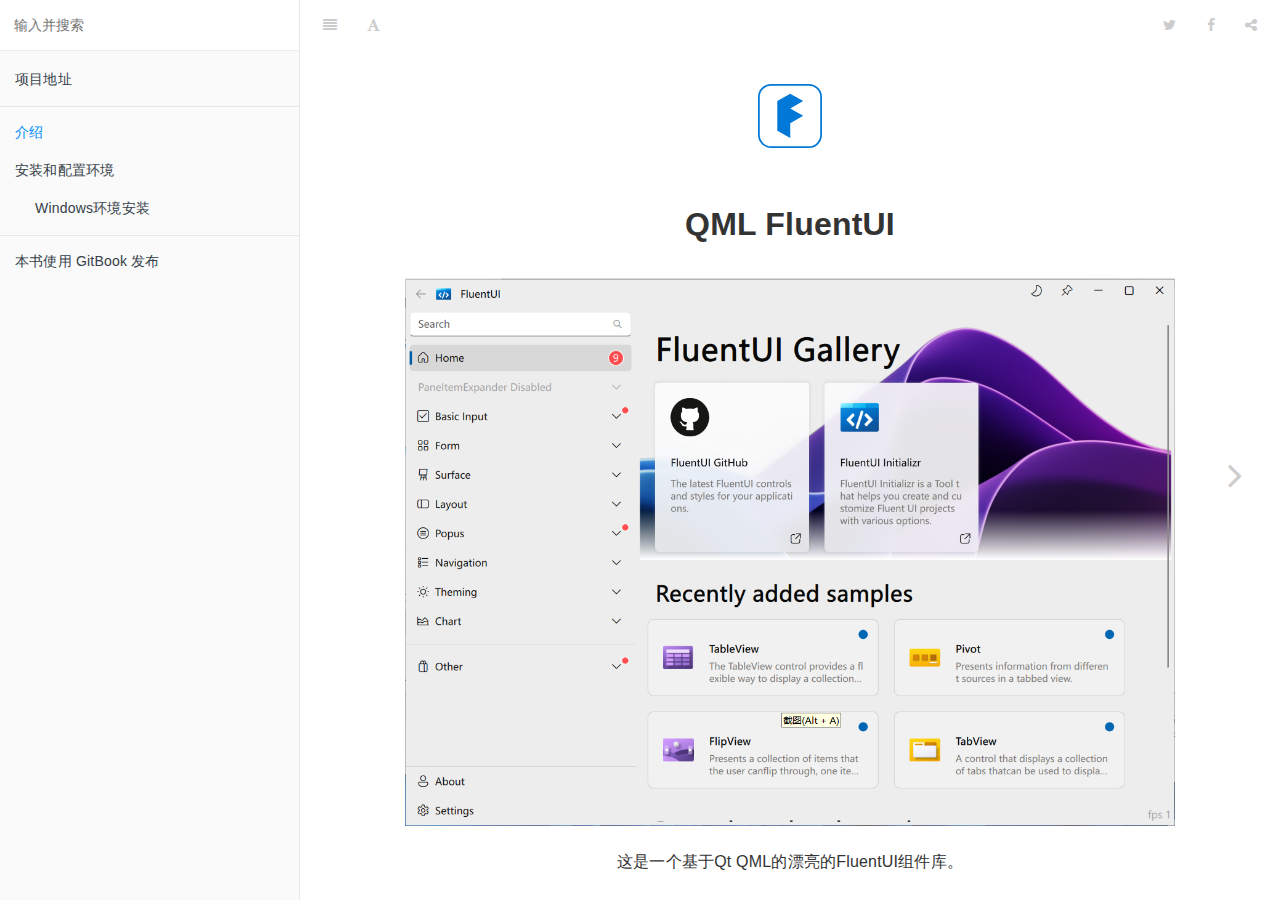
<file: FluentUI-Guide/index.html>
<!DOCTYPE HTML>
<html lang="zh-hans" >
    <head>
        <meta charset="UTF-8">
        <meta content="text/html; charset=utf-8" http-equiv="Content-Type">
        <title>介绍 · GitBook</title>
        <meta http-equiv="X-UA-Compatible" content="IE=edge" />
        <meta name="description" content="">
        <meta name="generator" content="GitBook 3.2.3">
        
        
        
    
    <link rel="stylesheet" href="gitbook/style.css">

    
            
                
                <link rel="stylesheet" href="gitbook/gitbook-plugin-highlight/website.css">
                
            
                
                <link rel="stylesheet" href="gitbook/gitbook-plugin-search/search.css">
                
            
                
                <link rel="stylesheet" href="gitbook/gitbook-plugin-fontsettings/website.css">
                
            
        

    

    
        
    
        
    
        
    
        
    
        
    
        
    

        
    
    
    <meta name="HandheldFriendly" content="true"/>
    <meta name="viewport" content="width=device-width, initial-scale=1, user-scalable=no">
    <meta name="apple-mobile-web-app-capable" content="yes">
    <meta name="apple-mobile-web-app-status-bar-style" content="black">
    <link rel="apple-touch-icon-precomposed" sizes="152x152" href="gitbook/images/apple-touch-icon-precomposed-152.png">
    <link rel="shortcut icon" href="gitbook/images/favicon.ico" type="image/x-icon">

    
    <link rel="next" href="env_setup/" />
    
    

    </head>
    <body>
        
<div class="book">
    <div class="book-summary">
        
            
<div id="book-search-input" role="search">
    <input type="text" placeholder="输入并搜索" />
</div>

            
                <nav role="navigation">
                


<ul class="summary">
    
    
    
        
        <li>
            <a href="https://github.com/zhuzichu520/FluentUI" target="_blank" class="custom-link">项目地址</a>
        </li>
    
    

    
    <li class="divider"></li>
    

    
        
        
    
        <li class="chapter active" data-level="1.1" data-path="./">
            
                <a href="./">
            
                    
                    介绍
            
                </a>
            

            
        </li>
    
        <li class="chapter " data-level="1.2" data-path="env_setup/">
            
                <a href="env_setup/">
            
                    
                    安装和配置环境
            
                </a>
            

            
            <ul class="articles">
                
    
        <li class="chapter " data-level="1.2.1" data-path="env_setup/windows.html">
            
                <a href="env_setup/windows.html">
            
                    
                    Windows环境安装
            
                </a>
            

            
        </li>
    

            </ul>
            
        </li>
    

    

    <li class="divider"></li>

    <li>
        <a href="https://www.gitbook.com" target="blank" class="gitbook-link">
            本书使用 GitBook 发布
        </a>
    </li>
</ul>


                </nav>
            
        
    </div>

    <div class="book-body">
        
            <div class="body-inner">
                
                    

<div class="book-header" role="navigation">
    

    <!-- Title -->
    <h1>
        <i class="fa fa-circle-o-notch fa-spin"></i>
        <a href="." >介绍</a>
    </h1>
</div>




                    <div class="page-wrapper" tabindex="-1" role="main">
                        <div class="page-inner">
                            
<div id="book-search-results">
    <div class="search-noresults">
    
                                <section class="normal markdown-section">
                                
                                <p><div align="center">
  <img width="64" src="assets/preview/fluent_design.svg">
</div></p>
<h1 align="center" id="
--qml-fluentui-
">
  QML FluentUI 
</h1>

<p><img src="assets/preview/home.png" alt="preview"></p>
<p align="center">&#x8FD9;&#x662F;&#x4E00;&#x4E2A;&#x57FA;&#x4E8E;Qt QML&#x7684;&#x6F02;&#x4EAE;&#x7684;FluentUI&#x7EC4;&#x4EF6;&#x5E93;&#x3002;</p>
                                
                                </section>
                            
    </div>
    <div class="search-results">
        <div class="has-results">
            
            <h1 class="search-results-title"><span class='search-results-count'></span> results matching "<span class='search-query'></span>"</h1>
            <ul class="search-results-list"></ul>
            
        </div>
        <div class="no-results">
            
            <h1 class="search-results-title">No results matching "<span class='search-query'></span>"</h1>
            
        </div>
    </div>
</div>

                        </div>
                    </div>
                
            </div>

            
                
                
                <a href="env_setup/" class="navigation navigation-next navigation-unique" aria-label="Next page: 安装和配置环境">
                    <i class="fa fa-angle-right"></i>
                </a>
                
            
        
    </div>

    <script>
        var gitbook = gitbook || [];
        gitbook.push(function() {
            gitbook.page.hasChanged({"page":{"title":"介绍","level":"1.1","depth":1,"next":{"title":"安装和配置环境","level":"1.2","depth":1,"path":"env_setup/README.md","ref":"env_setup/README.md","articles":[{"title":"Windows环境安装","level":"1.2.1","depth":2,"path":"env_setup/windows.md","ref":"env_setup/windows.md","articles":[]}]},"dir":"ltr"},"config":{"plugins":[],"styles":{"website":"styles/website.css","pdf":"styles/pdf.css","epub":"styles/epub.css","mobi":"styles/mobi.css","ebook":"styles/ebook.css","print":"styles/print.css"},"pluginsConfig":{"highlight":{},"search":{},"lunr":{"maxIndexSize":1000000,"ignoreSpecialCharacters":false},"sharing":{"facebook":true,"twitter":true,"google":false,"weibo":false,"instapaper":false,"vk":false,"all":["facebook","google","twitter","weibo","instapaper"]},"fontsettings":{"theme":"white","family":"sans","size":2},"theme-default":{"styles":{"website":"styles/website.css","pdf":"styles/pdf.css","epub":"styles/epub.css","mobi":"styles/mobi.css","ebook":"styles/ebook.css","print":"styles/print.css"},"showLevel":false}},"theme":"default","pdf":{"pageNumbers":true,"fontSize":12,"fontFamily":"Arial","paperSize":"a4","chapterMark":"pagebreak","pageBreaksBefore":"/","margin":{"right":62,"left":62,"top":56,"bottom":56}},"structure":{"langs":"LANGS.md","readme":"README.md","glossary":"GLOSSARY.md","summary":"SUMMARY.md"},"variables":{},"language":"zh-hans","links":{"sidebar":{"项目地址":"https://github.com/zhuzichu520/FluentUI"}},"gitbook":"*","description":"FluentUI QML 中文文档"},"file":{"path":"README.md","mtime":"2024-06-04T15:14:02.187Z","type":"markdown"},"gitbook":{"version":"3.2.3","time":"2024-06-04T15:14:14.580Z"},"basePath":".","book":{"language":""}});
        });
    </script>
</div>

        
    <script src="gitbook/gitbook.js"></script>
    <script src="gitbook/theme.js"></script>
    
        
        <script src="gitbook/gitbook-plugin-search/search-engine.js"></script>
        
    
        
        <script src="gitbook/gitbook-plugin-search/search.js"></script>
        
    
        
        <script src="gitbook/gitbook-plugin-lunr/lunr.min.js"></script>
        
    
        
        <script src="gitbook/gitbook-plugin-lunr/search-lunr.js"></script>
        
    
        
        <script src="gitbook/gitbook-plugin-sharing/buttons.js"></script>
        
    
        
        <script src="gitbook/gitbook-plugin-fontsettings/fontsettings.js"></script>
        
    

    </body>
</html>
</file>
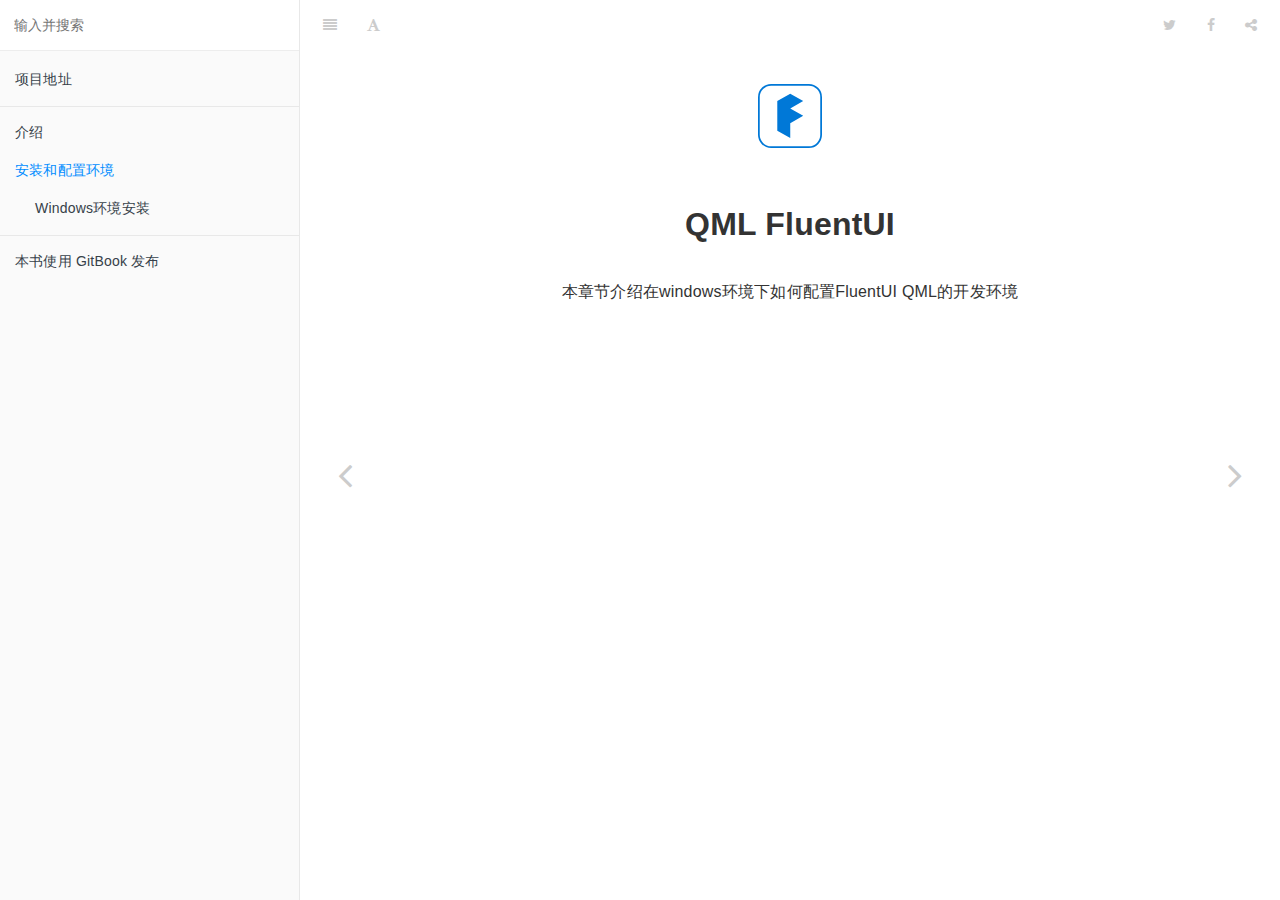
<file: FluentUI-Guide/env_setup/index.html>
<!DOCTYPE HTML>
<html lang="zh-hans" >
    <head>
        <meta charset="UTF-8">
        <meta content="text/html; charset=utf-8" http-equiv="Content-Type">
        <title>安装和配置环境 · GitBook</title>
        <meta http-equiv="X-UA-Compatible" content="IE=edge" />
        <meta name="description" content="">
        <meta name="generator" content="GitBook 3.2.3">
        
        
        
    
    <link rel="stylesheet" href="../gitbook/style.css">

    
            
                
                <link rel="stylesheet" href="../gitbook/gitbook-plugin-highlight/website.css">
                
            
                
                <link rel="stylesheet" href="../gitbook/gitbook-plugin-search/search.css">
                
            
                
                <link rel="stylesheet" href="../gitbook/gitbook-plugin-fontsettings/website.css">
                
            
        

    

    
        
    
        
    
        
    
        
    
        
    
        
    

        
    
    
    <meta name="HandheldFriendly" content="true"/>
    <meta name="viewport" content="width=device-width, initial-scale=1, user-scalable=no">
    <meta name="apple-mobile-web-app-capable" content="yes">
    <meta name="apple-mobile-web-app-status-bar-style" content="black">
    <link rel="apple-touch-icon-precomposed" sizes="152x152" href="../gitbook/images/apple-touch-icon-precomposed-152.png">
    <link rel="shortcut icon" href="../gitbook/images/favicon.ico" type="image/x-icon">

    
    <link rel="next" href="windows.html" />
    
    
    <link rel="prev" href="../" />
    

    </head>
    <body>
        
<div class="book">
    <div class="book-summary">
        
            
<div id="book-search-input" role="search">
    <input type="text" placeholder="输入并搜索" />
</div>

            
                <nav role="navigation">
                


<ul class="summary">
    
    
    
        
        <li>
            <a href="https://github.com/zhuzichu520/FluentUI" target="_blank" class="custom-link">项目地址</a>
        </li>
    
    

    
    <li class="divider"></li>
    

    
        
        
    
        <li class="chapter " data-level="1.1" data-path="../">
            
                <a href="../">
            
                    
                    介绍
            
                </a>
            

            
        </li>
    
        <li class="chapter active" data-level="1.2" data-path="./">
            
                <a href="./">
            
                    
                    安装和配置环境
            
                </a>
            

            
            <ul class="articles">
                
    
        <li class="chapter " data-level="1.2.1" data-path="windows.html">
            
                <a href="windows.html">
            
                    
                    Windows环境安装
            
                </a>
            

            
        </li>
    

            </ul>
            
        </li>
    

    

    <li class="divider"></li>

    <li>
        <a href="https://www.gitbook.com" target="blank" class="gitbook-link">
            本书使用 GitBook 发布
        </a>
    </li>
</ul>


                </nav>
            
        
    </div>

    <div class="book-body">
        
            <div class="body-inner">
                
                    

<div class="book-header" role="navigation">
    

    <!-- Title -->
    <h1>
        <i class="fa fa-circle-o-notch fa-spin"></i>
        <a href=".." >安装和配置环境</a>
    </h1>
</div>




                    <div class="page-wrapper" tabindex="-1" role="main">
                        <div class="page-inner">
                            
<div id="book-search-results">
    <div class="search-noresults">
    
                                <section class="normal markdown-section">
                                
                                <p><div align="center">
  <img width="64" src="../assets/preview/fluent_design.svg">
</div></p>
<p></p><h1 align="center" id="
--qml-fluentui-
">
  QML FluentUI 
</h1><p></p>
<p align="center">&#x672C;&#x7AE0;&#x8282;&#x4ECB;&#x7ECD;&#x5728;windows&#x73AF;&#x5883;&#x4E0B;&#x5982;&#x4F55;&#x914D;&#x7F6E;FluentUI QML&#x7684;&#x5F00;&#x53D1;&#x73AF;&#x5883;</p>
                                
                                </section>
                            
    </div>
    <div class="search-results">
        <div class="has-results">
            
            <h1 class="search-results-title"><span class='search-results-count'></span> results matching "<span class='search-query'></span>"</h1>
            <ul class="search-results-list"></ul>
            
        </div>
        <div class="no-results">
            
            <h1 class="search-results-title">No results matching "<span class='search-query'></span>"</h1>
            
        </div>
    </div>
</div>

                        </div>
                    </div>
                
            </div>

            
                
                <a href="../" class="navigation navigation-prev " aria-label="Previous page: 介绍">
                    <i class="fa fa-angle-left"></i>
                </a>
                
                
                <a href="windows.html" class="navigation navigation-next " aria-label="Next page: Windows环境安装">
                    <i class="fa fa-angle-right"></i>
                </a>
                
            
        
    </div>

    <script>
        var gitbook = gitbook || [];
        gitbook.push(function() {
            gitbook.page.hasChanged({"page":{"title":"安装和配置环境","level":"1.2","depth":1,"next":{"title":"Windows环境安装","level":"1.2.1","depth":2,"path":"env_setup/windows.md","ref":"env_setup/windows.md","articles":[]},"previous":{"title":"介绍","level":"1.1","depth":1,"path":"README.md","ref":"README.md","articles":[]},"dir":"ltr"},"config":{"plugins":[],"styles":{"website":"styles/website.css","pdf":"styles/pdf.css","epub":"styles/epub.css","mobi":"styles/mobi.css","ebook":"styles/ebook.css","print":"styles/print.css"},"pluginsConfig":{"highlight":{},"search":{},"lunr":{"maxIndexSize":1000000,"ignoreSpecialCharacters":false},"sharing":{"facebook":true,"twitter":true,"google":false,"weibo":false,"instapaper":false,"vk":false,"all":["facebook","google","twitter","weibo","instapaper"]},"fontsettings":{"theme":"white","family":"sans","size":2},"theme-default":{"styles":{"website":"styles/website.css","pdf":"styles/pdf.css","epub":"styles/epub.css","mobi":"styles/mobi.css","ebook":"styles/ebook.css","print":"styles/print.css"},"showLevel":false}},"theme":"default","pdf":{"pageNumbers":true,"fontSize":12,"fontFamily":"Arial","paperSize":"a4","chapterMark":"pagebreak","pageBreaksBefore":"/","margin":{"right":62,"left":62,"top":56,"bottom":56}},"structure":{"langs":"LANGS.md","readme":"README.md","glossary":"GLOSSARY.md","summary":"SUMMARY.md"},"variables":{},"language":"zh-hans","links":{"sidebar":{"项目地址":"https://github.com/zhuzichu520/FluentUI"}},"gitbook":"*","description":"FluentUI QML 中文文档"},"file":{"path":"env_setup/README.md","mtime":"2024-06-04T10:30:50.104Z","type":"markdown"},"gitbook":{"version":"3.2.3","time":"2024-06-04T15:14:14.580Z"},"basePath":"..","book":{"language":""}});
        });
    </script>
</div>

        
    <script src="../gitbook/gitbook.js"></script>
    <script src="../gitbook/theme.js"></script>
    
        
        <script src="../gitbook/gitbook-plugin-search/search-engine.js"></script>
        
    
        
        <script src="../gitbook/gitbook-plugin-search/search.js"></script>
        
    
        
        <script src="../gitbook/gitbook-plugin-lunr/lunr.min.js"></script>
        
    
        
        <script src="../gitbook/gitbook-plugin-lunr/search-lunr.js"></script>
        
    
        
        <script src="../gitbook/gitbook-plugin-sharing/buttons.js"></script>
        
    
        
        <script src="../gitbook/gitbook-plugin-fontsettings/fontsettings.js"></script>
        
    

    </body>
</html>
</file>
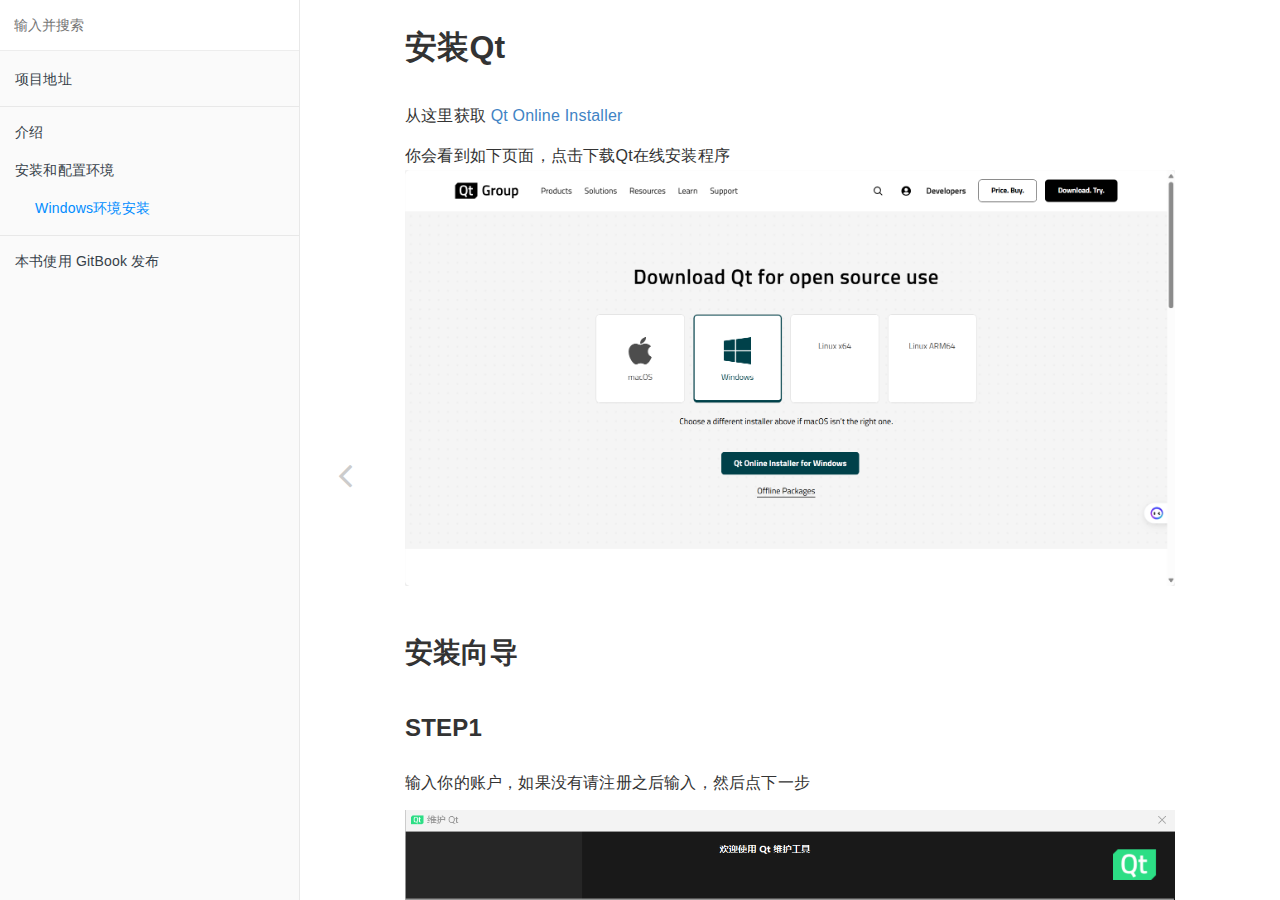
<file: FluentUI-Guide/env_setup/windows.html>
<!DOCTYPE HTML>
<html lang="zh-hans" >
    <head>
        <meta charset="UTF-8">
        <meta content="text/html; charset=utf-8" http-equiv="Content-Type">
        <title>Windows环境安装 · GitBook</title>
        <meta http-equiv="X-UA-Compatible" content="IE=edge" />
        <meta name="description" content="">
        <meta name="generator" content="GitBook 3.2.3">
        
        
        
    
    <link rel="stylesheet" href="../gitbook/style.css">

    
            
                
                <link rel="stylesheet" href="../gitbook/gitbook-plugin-highlight/website.css">
                
            
                
                <link rel="stylesheet" href="../gitbook/gitbook-plugin-search/search.css">
                
            
                
                <link rel="stylesheet" href="../gitbook/gitbook-plugin-fontsettings/website.css">
                
            
        

    

    
        
    
        
    
        
    
        
    
        
    
        
    

        
    
    
    <meta name="HandheldFriendly" content="true"/>
    <meta name="viewport" content="width=device-width, initial-scale=1, user-scalable=no">
    <meta name="apple-mobile-web-app-capable" content="yes">
    <meta name="apple-mobile-web-app-status-bar-style" content="black">
    <link rel="apple-touch-icon-precomposed" sizes="152x152" href="../gitbook/images/apple-touch-icon-precomposed-152.png">
    <link rel="shortcut icon" href="../gitbook/images/favicon.ico" type="image/x-icon">

    
    
    <link rel="prev" href="./" />
    

    </head>
    <body>
        
<div class="book">
    <div class="book-summary">
        
            
<div id="book-search-input" role="search">
    <input type="text" placeholder="输入并搜索" />
</div>

            
                <nav role="navigation">
                


<ul class="summary">
    
    
    
        
        <li>
            <a href="https://github.com/zhuzichu520/FluentUI" target="_blank" class="custom-link">项目地址</a>
        </li>
    
    

    
    <li class="divider"></li>
    

    
        
        
    
        <li class="chapter " data-level="1.1" data-path="../">
            
                <a href="../">
            
                    
                    介绍
            
                </a>
            

            
        </li>
    
        <li class="chapter " data-level="1.2" data-path="./">
            
                <a href="./">
            
                    
                    安装和配置环境
            
                </a>
            

            
            <ul class="articles">
                
    
        <li class="chapter active" data-level="1.2.1" data-path="windows.html">
            
                <a href="windows.html">
            
                    
                    Windows环境安装
            
                </a>
            

            
        </li>
    

            </ul>
            
        </li>
    

    

    <li class="divider"></li>

    <li>
        <a href="https://www.gitbook.com" target="blank" class="gitbook-link">
            本书使用 GitBook 发布
        </a>
    </li>
</ul>


                </nav>
            
        
    </div>

    <div class="book-body">
        
            <div class="body-inner">
                
                    

<div class="book-header" role="navigation">
    

    <!-- Title -->
    <h1>
        <i class="fa fa-circle-o-notch fa-spin"></i>
        <a href=".." >Windows环境安装</a>
    </h1>
</div>




                    <div class="page-wrapper" tabindex="-1" role="main">
                        <div class="page-inner">
                            
<div id="book-search-results">
    <div class="search-noresults">
    
                                <section class="normal markdown-section">
                                
                                <h1 id="&#x5B89;&#x88C5;qt">&#x5B89;&#x88C5;Qt</h1>
<p>&#x4ECE;&#x8FD9;&#x91CC;&#x83B7;&#x53D6;
<a href="https://www.qt.io/download-qt-installer-oss?hsCtaTracking=99d9dd4f-5681-48d2-b096-470725510d34%7C074ddad0-fdef-4e53-8aa8-5e8a876d6ab4" target="_blank">Qt Online Installer</a></p>
<p>&#x4F60;&#x4F1A;&#x770B;&#x5230;&#x5982;&#x4E0B;&#x9875;&#x9762;&#xFF0C;&#x70B9;&#x51FB;&#x4E0B;&#x8F7D;Qt&#x5728;&#x7EBF;&#x5B89;&#x88C5;&#x7A0B;&#x5E8F;
<img src="../assets/guide/qt-install-view.png" alt="&#x4E0B;&#x8F7D;&#x9875;&#x9762;"></p>
<h2 id="&#x5B89;&#x88C5;&#x5411;&#x5BFC;">&#x5B89;&#x88C5;&#x5411;&#x5BFC;</h2>
<h3 id="step1">STEP1</h3>
<p>&#x8F93;&#x5165;&#x4F60;&#x7684;&#x8D26;&#x6237;&#xFF0C;&#x5982;&#x679C;&#x6CA1;&#x6709;&#x8BF7;&#x6CE8;&#x518C;&#x4E4B;&#x540E;&#x8F93;&#x5165;&#xFF0C;&#x7136;&#x540E;&#x70B9;&#x4E0B;&#x4E00;&#x6B65;</p>
<p><img src="../assets/guide/qt-install-panel-step1.png" alt="&#x8F93;&#x5165;&#x8D26;&#x53F7;&#x5BC6;&#x7801;"></p>
<h3 id="step2">STEP2</h3>
<ul>
<li>MSVC-2019-64bit (<strong>Essential</strong>)</li>
<li>Qt Shader Tools (<strong>Essential</strong>)</li>
<li>Qt 5 Compatibility Module (<strong>Essential</strong>)</li>
</ul>
<p><img src="../assets/guide/qt-install-panel-step2.png" alt="&#x6B65;&#x9AA4;&#x4E8C;&#x7EC4;&#x4EF6;&#x9009;&#x62E9;"></p>
<h3 id="step3">STEP3</h3>
<p>&#x4E3A;&#x4E86;&#x6B63;&#x5E38;&#x4F7F;&#x7528;MSVC&#x7F16;&#x8BD1;&#x5668;&#xFF0C;&#x8FD8;&#x9700;&#x8981;&#x5B89;&#x88C5;Visual Studio Build Tools.</p>
<p>&#x8FD9;&#x91CC;&#x662F;&#x4E0B;&#x8F7D;&#x94FE;&#x63A5; 
<a href="https://aka.ms/vs/16/release/vs_buildtools.exe" target="_blank">Visual Studio 2019 Build Tools &#x76F4;&#x94FE;</a></p>
<p><img src="../assets/guide/MSVC_WorkLoad.png" alt="&#x5DE5;&#x4F5C;&#x8D1F;&#x8F7D;&#x9009;&#x62E9;"></p>
<h2 id="&#x4E0B;&#x8F7D;&#x9879;&#x76EE;&#x5E76;&#x6784;&#x5EFA;">&#x4E0B;&#x8F7D;&#x9879;&#x76EE;&#x5E76;&#x6784;&#x5EFA;</h2>
<h3 id="step1">STEP1</h3>
<p>&#x8BBF;&#x95EE; <a href="https://github.com/zhuzichu520/FluentUI" target="_blank">&#x9879;&#x76EE;&#x5730;&#x5740;</a></p>
<p>&#x4E0B;&#x8F7D;&#x9879;&#x76EE;&#x5230;&#x672C;&#x5730;&#xFF0C;&#x5E76;&#x89E3;&#x538B;
<img src="../assets/guide/FluentUI-Example-Download.png" alt="&#x4E0B;&#x8F7D;&#x9879;&#x76EE;"></p>
<h3 id="step2">STEP2</h3>
<p>&#x6253;&#x5F00;Qt Creator-&gt;&#x6253;&#x5F00;&#x9879;&#x76EE;</p>
<p><img src="../assets/guide/qt-creator-open-project.png" alt="&#x6253;&#x5F00;&#x9879;&#x76EE;"></p>
<p>&#x627E;&#x5230;&#x521A;&#x521A;&#x89E3;&#x538B;&#x7684;&#x6587;&#x4EF6;&#x5939;&#x7684;&#x6839;&#x76EE;&#x5F55;&#x4E2D;&#x7684;CMakeList.txt</p>
<p><img src="../assets/guide/qt-project-entry.png" alt="&#x6253;&#x5F00;&#x9879;&#x76EE;"></p>
<p>&#x70B9;&#x51FB;&#x6784;&#x5EFA;&#x548C;&#x8FD0;&#x884C;&#x6761;&#x76EE;&#x4E0B;&#x7684;MSVC&#x7F16;&#x8BD1;&#x5668;&#xFF0C;&#x7B49;&#x5F85;&#x52A0;&#x8F7D;&#x5B8C;&#x6210;</p>
<p><img src="../assets/guide/load-project-success.gif" alt="&#x9009;&#x62E9;MSVC"></p>
<p>Debug&#x6784;&#x5EFA;&#x7A0B;&#x5E8F;&#xFF0C;&#x5982;&#x679C;&#x6CA1;&#x6709;&#x95EE;&#x9898;&#x4F60;&#x5C31;&#x53EF;&#x4EE5;&#x770B;&#x5230;example&#x793A;&#x4F8B;&#x7A0B;&#x5E8F;&#x4E86;.</p>
<p><img src="../assets/guide/build-example-success.gif" alt="&#x6784;&#x5EFA;example"></p>

                                
                                </section>
                            
    </div>
    <div class="search-results">
        <div class="has-results">
            
            <h1 class="search-results-title"><span class='search-results-count'></span> results matching "<span class='search-query'></span>"</h1>
            <ul class="search-results-list"></ul>
            
        </div>
        <div class="no-results">
            
            <h1 class="search-results-title">No results matching "<span class='search-query'></span>"</h1>
            
        </div>
    </div>
</div>

                        </div>
                    </div>
                
            </div>

            
                
                <a href="./" class="navigation navigation-prev navigation-unique" aria-label="Previous page: 安装和配置环境">
                    <i class="fa fa-angle-left"></i>
                </a>
                
                
            
        
    </div>

    <script>
        var gitbook = gitbook || [];
        gitbook.push(function() {
            gitbook.page.hasChanged({"page":{"title":"Windows环境安装","level":"1.2.1","depth":2,"previous":{"title":"安装和配置环境","level":"1.2","depth":1,"path":"env_setup/README.md","ref":"env_setup/README.md","articles":[{"title":"Windows环境安装","level":"1.2.1","depth":2,"path":"env_setup/windows.md","ref":"env_setup/windows.md","articles":[]}]},"dir":"ltr"},"config":{"plugins":[],"styles":{"website":"styles/website.css","pdf":"styles/pdf.css","epub":"styles/epub.css","mobi":"styles/mobi.css","ebook":"styles/ebook.css","print":"styles/print.css"},"pluginsConfig":{"highlight":{},"search":{},"lunr":{"maxIndexSize":1000000,"ignoreSpecialCharacters":false},"sharing":{"facebook":true,"twitter":true,"google":false,"weibo":false,"instapaper":false,"vk":false,"all":["facebook","google","twitter","weibo","instapaper"]},"fontsettings":{"theme":"white","family":"sans","size":2},"theme-default":{"styles":{"website":"styles/website.css","pdf":"styles/pdf.css","epub":"styles/epub.css","mobi":"styles/mobi.css","ebook":"styles/ebook.css","print":"styles/print.css"},"showLevel":false}},"theme":"default","pdf":{"pageNumbers":true,"fontSize":12,"fontFamily":"Arial","paperSize":"a4","chapterMark":"pagebreak","pageBreaksBefore":"/","margin":{"right":62,"left":62,"top":56,"bottom":56}},"structure":{"langs":"LANGS.md","readme":"README.md","glossary":"GLOSSARY.md","summary":"SUMMARY.md"},"variables":{},"language":"zh-hans","links":{"sidebar":{"项目地址":"https://github.com/zhuzichu520/FluentUI"}},"gitbook":"*","description":"FluentUI QML 中文文档"},"file":{"path":"env_setup/windows.md","mtime":"2024-06-04T14:55:54.046Z","type":"markdown"},"gitbook":{"version":"3.2.3","time":"2024-06-04T15:14:14.580Z"},"basePath":"..","book":{"language":""}});
        });
    </script>
</div>

        
    <script src="../gitbook/gitbook.js"></script>
    <script src="../gitbook/theme.js"></script>
    
        
        <script src="../gitbook/gitbook-plugin-search/search-engine.js"></script>
        
    
        
        <script src="../gitbook/gitbook-plugin-search/search.js"></script>
        
    
        
        <script src="../gitbook/gitbook-plugin-lunr/lunr.min.js"></script>
        
    
        
        <script src="../gitbook/gitbook-plugin-lunr/search-lunr.js"></script>
        
    
        
        <script src="../gitbook/gitbook-plugin-sharing/buttons.js"></script>
        
    
        
        <script src="../gitbook/gitbook-plugin-fontsettings/fontsettings.js"></script>
        
    

    </body>
</html>
</file>
<file: FluentUI-Guide/gitbook/gitbook-plugin-highlight/website.css>
.book .book-body .page-wrapper .page-inner section.normal pre,
.book .book-body .page-wrapper .page-inner section.normal code {
  /* http://jmblog.github.com/color-themes-for-google-code-highlightjs */
  /* Tomorrow Comment */
  /* Tomorrow Red */
  /* Tomorrow Orange */
  /* Tomorrow Yellow */
  /* Tomorrow Green */
  /* Tomorrow Aqua */
  /* Tomorrow Blue */
  /* Tomorrow Purple */
}
.book .book-body .page-wrapper .page-inner section.normal pre .hljs-comment,
.book .book-body .page-wrapper .page-inner section.normal code .hljs-comment,
.book .book-body .page-wrapper .page-inner section.normal pre .hljs-title,
.book .book-body .page-wrapper .page-inner section.normal code .hljs-title {
  color: #8e908c;
}
.book .book-body .page-wrapper .page-inner section.normal pre .hljs-variable,
.book .book-body .page-wrapper .page-inner section.normal code .hljs-variable,
.book .book-body .page-wrapper .page-inner section.normal pre .hljs-attribute,
.book .book-body .page-wrapper .page-inner section.normal code .hljs-attribute,
.book .book-body .page-wrapper .page-inner section.normal pre .hljs-tag,
.book .book-body .page-wrapper .page-inner section.normal code .hljs-tag,
.book .book-body .page-wrapper .page-inner section.normal pre .hljs-regexp,
.book .book-body .page-wrapper .page-inner section.normal code .hljs-regexp,
.book .book-body .page-wrapper .page-inner section.normal pre .hljs-deletion,
.book .book-body .page-wrapper .page-inner section.normal code .hljs-deletion,
.book .book-body .page-wrapper .page-inner section.normal pre .ruby .hljs-constant,
.book .book-body .page-wrapper .page-inner section.normal code .ruby .hljs-constant,
.book .book-body .page-wrapper .page-inner section.normal pre .xml .hljs-tag .hljs-title,
.book .book-body .page-wrapper .page-inner section.normal code .xml .hljs-tag .hljs-title,
.book .book-body .page-wrapper .page-inner section.normal pre .xml .hljs-pi,
.book .book-body .page-wrapper .page-inner section.normal code .xml .hljs-pi,
.book .book-body .page-wrapper .page-inner section.normal pre .xml .hljs-doctype,
.book .book-body .page-wrapper .page-inner section.normal code .xml .hljs-doctype,
.book .book-body .page-wrapper .page-inner section.normal pre .html .hljs-doctype,
.book .book-body .page-wrapper .page-inner section.normal code .html .hljs-doctype,
.book .book-body .page-wrapper .page-inner section.normal pre .css .hljs-id,
.book .book-body .page-wrapper .page-inner section.normal code .css .hljs-id,
.book .book-body .page-wrapper .page-inner section.normal pre .css .hljs-class,
.book .book-body .page-wrapper .page-inner section.normal code .css .hljs-class,
.book .book-body .page-wrapper .page-inner section.normal pre .css .hljs-pseudo,
.book .book-body .page-wrapper .page-inner section.normal code .css .hljs-pseudo {
  color: #c82829;
}
.book .book-body .page-wrapper .page-inner section.normal pre .hljs-number,
.book .book-body .page-wrapper .page-inner section.normal code .hljs-number,
.book .book-body .page-wrapper .page-inner section.normal pre .hljs-preprocessor,
.book .book-body .page-wrapper .page-inner section.normal code .hljs-preprocessor,
.book .book-body .page-wrapper .page-inner section.normal pre .hljs-pragma,
.book .book-body .page-wrapper .page-inner section.normal code .hljs-pragma,
.book .book-body .page-wrapper .page-inner section.normal pre .hljs-built_in,
.book .book-body .page-wrapper .page-inner section.normal code .hljs-built_in,
.book .book-body .page-wrapper .page-inner section.normal pre .hljs-literal,
.book .book-body .page-wrapper .page-inner section.normal code .hljs-literal,
.book .book-body .page-wrapper .page-inner section.normal pre .hljs-params,
.book .book-body .page-wrapper .page-inner section.normal code .hljs-params,
.book .book-body .page-wrapper .page-inner section.normal pre .hljs-constant,
.book .book-body .page-wrapper .page-inner section.normal code .hljs-constant {
  color: #f5871f;
}
.book .book-body .page-wrapper .page-inner section.normal pre .ruby .hljs-class .hljs-title,
.book .book-body .page-wrapper .page-inner section.normal code .ruby .hljs-class .hljs-title,
.book .book-body .page-wrapper .page-inner section.normal pre .css .hljs-rules .hljs-attribute,
.book .book-body .page-wrapper .page-inner section.normal code .css .hljs-rules .hljs-attribute {
  color: #eab700;
}
.book .book-body .page-wrapper .page-inner section.normal pre .hljs-string,
.book .book-body .page-wrapper .page-inner section.normal code .hljs-string,
.book .book-body .page-wrapper .page-inner section.normal pre .hljs-value,
.book .book-body .page-wrapper .page-inner section.normal code .hljs-value,
.book .book-body .page-wrapper .page-inner section.normal pre .hljs-inheritance,
.book .book-body .page-wrapper .page-inner section.normal code .hljs-inheritance,
.book .book-body .page-wrapper .page-inner section.normal pre .hljs-header,
.book .book-body .page-wrapper .page-inner section.normal code .hljs-header,
.book .book-body .page-wrapper .page-inner section.normal pre .hljs-addition,
.book .book-body .page-wrapper .page-inner section.normal code .hljs-addition,
.book .book-body .page-wrapper .page-inner section.normal pre .ruby .hljs-symbol,
.book .book-body .page-wrapper .page-inner section.normal code .ruby .hljs-symbol,
.book .book-body .page-wrapper .page-inner section.normal pre .xml .hljs-cdata,
.book .book-body .page-wrapper .page-inner section.normal code .xml .hljs-cdata {
  color: #718c00;
}
.book .book-body .page-wrapper .page-inner section.normal pre .css .hljs-hexcolor,
.book .book-body .page-wrapper .page-inner section.normal code .css .hljs-hexcolor {
  color: #3e999f;
}
.book .book-body .page-wrapper .page-inner section.normal pre .hljs-function,
.book .book-body .page-wrapper .page-inner section.normal code .hljs-function,
.book .book-body .page-wrapper .page-inner section.normal pre .python .hljs-decorator,
.book .book-body .page-wrapper .page-inner section.normal code .python .hljs-decorator,
.book .book-body .page-wrapper .page-inner section.normal pre .python .hljs-title,
.book .book-body .page-wrapper .page-inner section.normal code .python .hljs-title,
.book .book-body .page-wrapper .page-inner section.normal pre .ruby .hljs-function .hljs-title,
.book .book-body .page-wrapper .page-inner section.normal code .ruby .hljs-function .hljs-title,
.book .book-body .page-wrapper .page-inner section.normal pre .ruby .hljs-title .hljs-keyword,
.book .book-body .page-wrapper .page-inner section.normal code .ruby .hljs-title .hljs-keyword,
.book .book-body .page-wrapper .page-inner section.normal pre .perl .hljs-sub,
.book .book-body .page-wrapper .page-inner section.normal code .perl .hljs-sub,
.book .book-body .page-wrapper .page-inner section.normal pre .javascript .hljs-title,
.book .book-body .page-wrapper .page-inner section.normal code .javascript .hljs-title,
.book .book-body .page-wrapper .page-inner section.normal pre .coffeescript .hljs-title,
.book .book-body .page-wrapper .page-inner section.normal code .coffeescript .hljs-title {
  color: #4271ae;
}
.book .book-body .page-wrapper .page-inner section.normal pre .hljs-keyword,
.book .book-body .page-wrapper .page-inner section.normal code .hljs-keyword,
.book .book-body .page-wrapper .page-inner section.normal pre .javascript .hljs-function,
.book .book-body .page-wrapper .page-inner section.normal code .javascript .hljs-function {
  color: #8959a8;
}
.book .book-body .page-wrapper .page-inner section.normal pre .hljs,
.book .book-body .page-wrapper .page-inner section.normal code .hljs {
  display: block;
  background: white;
  color: #4d4d4c;
  padding: 0.5em;
}
.book .book-body .page-wrapper .page-inner section.normal pre .coffeescript .javascript,
.book .book-body .page-wrapper .page-inner section.normal code .coffeescript .javascript,
.book .book-body .page-wrapper .page-inner section.normal pre .javascript .xml,
.book .book-body .page-wrapper .page-inner section.normal code .javascript .xml,
.book .book-body .page-wrapper .page-inner section.normal pre .tex .hljs-formula,
.book .book-body .page-wrapper .page-inner section.normal code .tex .hljs-formula,
.book .book-body .page-wrapper .page-inner section.normal pre .xml .javascript,
.book .book-body .page-wrapper .page-inner section.normal code .xml .javascript,
.book .book-body .page-wrapper .page-inner section.normal pre .xml .vbscript,
.book .book-body .page-wrapper .page-inner section.normal code .xml .vbscript,
.book .book-body .page-wrapper .page-inner section.normal pre .xml .css,
.book .book-body .page-wrapper .page-inner section.normal code .xml .css,
.book .book-body .page-wrapper .page-inner section.normal pre .xml .hljs-cdata,
.book .book-body .page-wrapper .page-inner section.normal code .xml .hljs-cdata {
  opacity: 0.5;
}
.book.color-theme-1 .book-body .page-wrapper .page-inner section.normal pre,
.book.color-theme-1 .book-body .page-wrapper .page-inner section.normal code {
  /*

Orginal Style from ethanschoonover.com/solarized (c) Jeremy Hull <sourdrums@gmail.com>

*/
  /* Solarized Green */
  /* Solarized Cyan */
  /* Solarized Blue */
  /* Solarized Yellow */
  /* Solarized Orange */
  /* Solarized Red */
  /* Solarized Violet */
}
.book.color-theme-1 .book-body .page-wrapper .page-inner section.normal pre .hljs,
.book.color-theme-1 .book-body .page-wrapper .page-inner section.normal code .hljs {
  display: block;
  padding: 0.5em;
  background: #fdf6e3;
  color: #657b83;
}
.book.color-theme-1 .book-body .page-wrapper .page-inner section.normal pre .hljs-comment,
.book.color-theme-1 .book-body .page-wrapper .page-inner section.normal code .hljs-comment,
.book.color-theme-1 .book-body .page-wrapper .page-inner section.normal pre .hljs-template_comment,
.book.color-theme-1 .book-body .page-wrapper .page-inner section.normal code .hljs-template_comment,
.book.color-theme-1 .book-body .page-wrapper .page-inner section.normal pre .diff .hljs-header,
.book.color-theme-1 .book-body .page-wrapper .page-inner section.normal code .diff .hljs-header,
.book.color-theme-1 .book-body .page-wrapper .page-inner section.normal pre .hljs-doctype,
.book.color-theme-1 .book-body .page-wrapper .page-inner section.normal code .hljs-doctype,
.book.color-theme-1 .book-body .page-wrapper .page-inner section.normal pre .hljs-pi,
.book.color-theme-1 .book-body .page-wrapper .page-inner section.normal code .hljs-pi,
.book.color-theme-1 .book-body .page-wrapper .page-inner section.normal pre .lisp .hljs-string,
.book.color-theme-1 .book-body .page-wrapper .page-inner section.normal code .lisp .hljs-string,
.book.color-theme-1 .book-body .page-wrapper .page-inner section.normal pre .hljs-javadoc,
.book.color-theme-1 .book-body .page-wrapper .page-inner section.normal code .hljs-javadoc {
  color: #93a1a1;
}
.book.color-theme-1 .book-body .page-wrapper .page-inner section.normal pre .hljs-keyword,
.book.color-theme-1 .book-body .page-wrapper .page-inner section.normal code .hljs-keyword,
.book.color-theme-1 .book-body .page-wrapper .page-inner section.normal pre .hljs-winutils,
.book.color-theme-1 .book-body .page-wrapper .page-inner section.normal code .hljs-winutils,
.book.color-theme-1 .book-body .page-wrapper .page-inner section.normal pre .method,
.book.color-theme-1 .book-body .page-wrapper .page-inner section.normal code .method,
.book.color-theme-1 .book-body .page-wrapper .page-inner section.normal pre .hljs-addition,
.book.color-theme-1 .book-body .page-wrapper .page-inner section.normal code .hljs-addition,
.book.color-theme-1 .book-body .page-wrapper .page-inner section.normal pre .css .hljs-tag,
.book.color-theme-1 .book-body .page-wrapper .page-inner section.normal code .css .hljs-tag,
.book.color-theme-1 .book-body .page-wrapper .page-inner section.normal pre .hljs-request,
.book.color-theme-1 .book-body .page-wrapper .page-inner section.normal code .hljs-request,
.book.color-theme-1 .book-body .page-wrapper .page-inner section.normal pre .hljs-status,
.book.color-theme-1 .book-body .page-wrapper .page-inner section.normal code .hljs-status,
.book.color-theme-1 .book-body .page-wrapper .page-inner section.normal pre .nginx .hljs-title,
.book.color-theme-1 .book-body .page-wrapper .page-inner section.normal code .nginx .hljs-title {
  color: #859900;
}
.book.color-theme-1 .book-body .page-wrapper .page-inner section.normal pre .hljs-number,
.book.color-theme-1 .book-body .page-wrapper .page-inner section.normal code .hljs-number,
.book.color-theme-1 .book-body .page-wrapper .page-inner section.normal pre .hljs-command,
.book.color-theme-1 .book-body .page-wrapper .page-inner section.normal code .hljs-command,
.book.color-theme-1 .book-body .page-wrapper .page-inner section.normal pre .hljs-string,
.book.color-theme-1 .book-body .page-wrapper .page-inner section.normal code .hljs-string,
.book.color-theme-1 .book-body .page-wrapper .page-inner section.normal pre .hljs-tag .hljs-value,
.book.color-theme-1 .book-body .page-wrapper .page-inner section.normal code .hljs-tag .hljs-value,
.book.color-theme-1 .book-body .page-wrapper .page-inner section.normal pre .hljs-rules .hljs-value,
.book.color-theme-1 .book-body .page-wrapper .page-inner section.normal code .hljs-rules .hljs-value,
.book.color-theme-1 .book-body .page-wrapper .page-inner section.normal pre .hljs-phpdoc,
.book.color-theme-1 .book-body .page-wrapper .page-inner section.normal code .hljs-phpdoc,
.book.color-theme-1 .book-body .page-wrapper .page-inner section.normal pre .tex .hljs-formula,
.book.color-theme-1 .book-body .page-wrapper .page-inner section.normal code .tex .hljs-formula,
.book.color-theme-1 .book-body .page-wrapper .page-inner section.normal pre .hljs-regexp,
.book.color-theme-1 .book-body .page-wrapper .page-inner section.normal code .hljs-regexp,
.book.color-theme-1 .book-body .page-wrapper .page-inner section.normal pre .hljs-hexcolor,
.book.color-theme-1 .book-body .page-wrapper .page-inner section.normal code .hljs-hexcolor,
.book.color-theme-1 .book-body .page-wrapper .page-inner section.normal pre .hljs-link_url,
.book.color-theme-1 .book-body .page-wrapper .page-inner section.normal code .hljs-link_url {
  color: #2aa198;
}
.book.color-theme-1 .book-body .page-wrapper .page-inner section.normal pre .hljs-title,
.book.color-theme-1 .book-body .page-wrapper .page-inner section.normal code .hljs-title,
.book.color-theme-1 .book-body .page-wrapper .page-inner section.normal pre .hljs-localvars,
.book.color-theme-1 .book-body .page-wrapper .page-inner section.normal code .hljs-localvars,
.book.color-theme-1 .book-body .page-wrapper .page-inner section.normal pre .hljs-chunk,
.book.color-theme-1 .book-body .page-wrapper .page-inner section.normal code .hljs-chunk,
.book.color-theme-1 .book-body .page-wrapper .page-inner section.normal pre .hljs-decorator,
.book.color-theme-1 .book-body .page-wrapper .page-inner section.normal code .hljs-decorator,
.book.color-theme-1 .book-body .page-wrapper .page-inner section.normal pre .hljs-built_in,
.book.color-theme-1 .book-body .page-wrapper .page-inner section.normal code .hljs-built_in,
.book.color-theme-1 .book-body .page-wrapper .page-inner section.normal pre .hljs-identifier,
.book.color-theme-1 .book-body .page-wrapper .page-inner section.normal code .hljs-identifier,
.book.color-theme-1 .book-body .page-wrapper .page-inner section.normal pre .vhdl .hljs-literal,
.book.color-theme-1 .book-body .page-wrapper .page-inner section.normal code .vhdl .hljs-literal,
.book.color-theme-1 .book-body .page-wrapper .page-inner section.normal pre .hljs-id,
.book.color-theme-1 .book-body .page-wrapper .page-inner section.normal code .hljs-id,
.book.color-theme-1 .book-body .page-wrapper .page-inner section.normal pre .css .hljs-function,
.book.color-theme-1 .book-body .page-wrapper .page-inner section.normal code .css .hljs-function {
  color: #268bd2;
}
.book.color-theme-1 .book-body .page-wrapper .page-inner section.normal pre .hljs-attribute,
.book.color-theme-1 .book-body .page-wrapper .page-inner section.normal code .hljs-attribute,
.book.color-theme-1 .book-body .page-wrapper .page-inner section.normal pre .hljs-variable,
.book.color-theme-1 .book-body .page-wrapper .page-inner section.normal code .hljs-variable,
.book.color-theme-1 .book-body .page-wrapper .page-inner section.normal pre .lisp .hljs-body,
.book.color-theme-1 .book-body .page-wrapper .page-inner section.normal code .lisp .hljs-body,
.book.color-theme-1 .book-body .page-wrapper .page-inner section.normal pre .smalltalk .hljs-number,
.book.color-theme-1 .book-body .page-wrapper .page-inner section.normal code .smalltalk .hljs-number,
.book.color-theme-1 .book-body .page-wrapper .page-inner section.normal pre .hljs-constant,
.book.color-theme-1 .book-body .page-wrapper .page-inner section.normal code .hljs-constant,
.book.color-theme-1 .book-body .page-wrapper .page-inner section.normal pre .hljs-class .hljs-title,
.book.color-theme-1 .book-body .page-wrapper .page-inner section.normal code .hljs-class .hljs-title,
.book.color-theme-1 .book-body .page-wrapper .page-inner section.normal pre .hljs-parent,
.book.color-theme-1 .book-body .page-wrapper .page-inner section.normal code .hljs-parent,
.book.color-theme-1 .book-body .page-wrapper .page-inner section.normal pre .haskell .hljs-type,
.book.color-theme-1 .book-body .page-wrapper .page-inner section.normal code .haskell .hljs-type,
.book.color-theme-1 .book-body .page-wrapper .page-inner section.normal pre .hljs-link_reference,
.book.color-theme-1 .book-body .page-wrapper .page-inner section.normal code .hljs-link_reference {
  color: #b58900;
}
.book.color-theme-1 .book-body .page-wrapper .page-inner section.normal pre .hljs-preprocessor,
.book.color-theme-1 .book-body .page-wrapper .page-inner section.normal code .hljs-preprocessor,
.book.color-theme-1 .book-body .page-wrapper .page-inner section.normal pre .hljs-preprocessor .hljs-keyword,
.book.color-theme-1 .book-body .page-wrapper .page-inner section.normal code .hljs-preprocessor .hljs-keyword,
.book.color-theme-1 .book-body .page-wrapper .page-inner section.normal pre .hljs-pragma,
.book.color-theme-1 .book-body .page-wrapper .page-inner section.normal code .hljs-pragma,
.book.color-theme-1 .book-body .page-wrapper .page-inner section.normal pre .hljs-shebang,
.book.color-theme-1 .book-body .page-wrapper .page-inner section.normal code .hljs-shebang,
.book.color-theme-1 .book-body .page-wrapper .page-inner section.normal pre .hljs-symbol,
.book.color-theme-1 .book-body .page-wrapper .page-inner section.normal code .hljs-symbol,
.book.color-theme-1 .book-body .page-wrapper .page-inner section.normal pre .hljs-symbol .hljs-string,
.book.color-theme-1 .book-body .page-wrapper .page-inner section.normal code .hljs-symbol .hljs-string,
.book.color-theme-1 .book-body .page-wrapper .page-inner section.normal pre .diff .hljs-change,
.book.color-theme-1 .book-body .page-wrapper .page-inner section.normal code .diff .hljs-change,
.book.color-theme-1 .book-body .page-wrapper .page-inner section.normal pre .hljs-special,
.book.color-theme-1 .book-body .page-wrapper .page-inner section.normal code .hljs-special,
.book.color-theme-1 .book-body .page-wrapper .page-inner section.normal pre .hljs-attr_selector,
.book.color-theme-1 .book-body .page-wrapper .page-inner section.normal code .hljs-attr_selector,
.book.color-theme-1 .book-body .page-wrapper .page-inner section.normal pre .hljs-subst,
.book.color-theme-1 .book-body .page-wrapper .page-inner section.normal code .hljs-subst,
.book.color-theme-1 .book-body .page-wrapper .page-inner section.normal pre .hljs-cdata,
.book.color-theme-1 .book-body .page-wrapper .page-inner section.normal code .hljs-cdata,
.book.color-theme-1 .book-body .page-wrapper .page-inner section.normal pre .clojure .hljs-title,
.book.color-theme-1 .book-body .page-wrapper .page-inner section.normal code .clojure .hljs-title,
.book.color-theme-1 .book-body .page-wrapper .page-inner section.normal pre .css .hljs-pseudo,
.book.color-theme-1 .book-body .page-wrapper .page-inner section.normal code .css .hljs-pseudo,
.book.color-theme-1 .book-body .page-wrapper .page-inner section.normal pre .hljs-header,
.book.color-theme-1 .book-body .page-wrapper .page-inner section.normal code .hljs-header {
  color: #cb4b16;
}
.book.color-theme-1 .book-body .page-wrapper .page-inner section.normal pre .hljs-deletion,
.book.color-theme-1 .book-body .page-wrapper .page-inner section.normal code .hljs-deletion,
.book.color-theme-1 .book-body .page-wrapper .page-inner section.normal pre .hljs-important,
.book.color-theme-1 .book-body .page-wrapper .page-inner section.normal code .hljs-important {
  color: #dc322f;
}
.book.color-theme-1 .book-body .page-wrapper .page-inner section.normal pre .hljs-link_label,
.book.color-theme-1 .book-body .page-wrapper .page-inner section.normal code .hljs-link_label {
  color: #6c71c4;
}
.book.color-theme-1 .book-body .page-wrapper .page-inner section.normal pre .tex .hljs-formula,
.book.color-theme-1 .book-body .page-wrapper .page-inner section.normal code .tex .hljs-formula {
  background: #eee8d5;
}
.book.color-theme-2 .book-body .page-wrapper .page-inner section.normal pre,
.book.color-theme-2 .book-body .page-wrapper .page-inner section.normal code {
  /* Tomorrow Night Bright Theme */
  /* Original theme - https://github.com/chriskempson/tomorrow-theme */
  /* http://jmblog.github.com/color-themes-for-google-code-highlightjs */
  /* Tomorrow Comment */
  /* Tomorrow Red */
  /* Tomorrow Orange */
  /* Tomorrow Yellow */
  /* Tomorrow Green */
  /* Tomorrow Aqua */
  /* Tomorrow Blue */
  /* Tomorrow Purple */
}
.book.color-theme-2 .book-body .page-wrapper .page-inner section.normal pre .hljs-comment,
.book.color-theme-2 .book-body .page-wrapper .page-inner section.normal code .hljs-comment,
.book.color-theme-2 .book-body .page-wrapper .page-inner section.normal pre .hljs-title,
.book.color-theme-2 .book-body .page-wrapper .page-inner section.normal code .hljs-title {
  color: #969896;
}
.book.color-theme-2 .book-body .page-wrapper .page-inner section.normal pre .hljs-variable,
.book.color-theme-2 .book-body .page-wrapper .page-inner section.normal code .hljs-variable,
.book.color-theme-2 .book-body .page-wrapper .page-inner section.normal pre .hljs-attribute,
.book.color-theme-2 .book-body .page-wrapper .page-inner section.normal code .hljs-attribute,
.book.color-theme-2 .book-body .page-wrapper .page-inner section.normal pre .hljs-tag,
.book.color-theme-2 .book-body .page-wrapper .page-inner section.normal code .hljs-tag,
.book.color-theme-2 .book-body .page-wrapper .page-inner section.normal pre .hljs-regexp,
.book.color-theme-2 .book-body .page-wrapper .page-inner section.normal code .hljs-regexp,
.book.color-theme-2 .book-body .page-wrapper .page-inner section.normal pre .hljs-deletion,
.book.color-theme-2 .book-body .page-wrapper .page-inner section.normal code .hljs-deletion,
.book.color-theme-2 .book-body .page-wrapper .page-inner section.normal pre .ruby .hljs-constant,
.book.color-theme-2 .book-body .page-wrapper .page-inner section.normal code .ruby .hljs-constant,
.book.color-theme-2 .book-body .page-wrapper .page-inner section.normal pre .xml .hljs-tag .hljs-title,
.book.color-theme-2 .book-body .page-wrapper .page-inner section.normal code .xml .hljs-tag .hljs-title,
.book.color-theme-2 .book-body .page-wrapper .page-inner section.normal pre .xml .hljs-pi,
.book.color-theme-2 .book-body .page-wrapper .page-inner section.normal code .xml .hljs-pi,
.book.color-theme-2 .book-body .page-wrapper .page-inner section.normal pre .xml .hljs-doctype,
.book.color-theme-2 .book-body .page-wrapper .page-inner section.normal code .xml .hljs-doctype,
.book.color-theme-2 .book-body .page-wrapper .page-inner section.normal pre .html .hljs-doctype,
.book.color-theme-2 .book-body .page-wrapper .page-inner section.normal code .html .hljs-doctype,
.book.color-theme-2 .book-body .page-wrapper .page-inner section.normal pre .css .hljs-id,
.book.color-theme-2 .book-body .page-wrapper .page-inner section.normal code .css .hljs-id,
.book.color-theme-2 .book-body .page-wrapper .page-inner section.normal pre .css .hljs-class,
.book.color-theme-2 .book-body .page-wrapper .page-inner section.normal code .css .hljs-class,
.book.color-theme-2 .book-body .page-wrapper .page-inner section.normal pre .css .hljs-pseudo,
.book.color-theme-2 .book-body .page-wrapper .page-inner section.normal code .css .hljs-pseudo {
  color: #d54e53;
}
.book.color-theme-2 .book-body .page-wrapper .page-inner section.normal pre .hljs-number,
.book.color-theme-2 .book-body .page-wrapper .page-inner section.normal code .hljs-number,
.book.color-theme-2 .book-body .page-wrapper .page-inner section.normal pre .hljs-preprocessor,
.book.color-theme-2 .book-body .page-wrapper .page-inner section.normal code .hljs-preprocessor,
.book.color-theme-2 .book-body .page-wrapper .page-inner section.normal pre .hljs-pragma,
.book.color-theme-2 .book-body .page-wrapper .page-inner section.normal code .hljs-pragma,
.book.color-theme-2 .book-body .page-wrapper .page-inner section.normal pre .hljs-built_in,
.book.color-theme-2 .book-body .page-wrapper .page-inner section.normal code .hljs-built_in,
.book.color-theme-2 .book-body .page-wrapper .page-inner section.normal pre .hljs-literal,
.book.color-theme-2 .book-body .page-wrapper .page-inner section.normal code .hljs-literal,
.book.color-theme-2 .book-body .page-wrapper .page-inner section.normal pre .hljs-params,
.book.color-theme-2 .book-body .page-wrapper .page-inner section.normal code .hljs-params,
.book.color-theme-2 .book-body .page-wrapper .page-inner section.normal pre .hljs-constant,
.book.color-theme-2 .book-body .page-wrapper .page-inner section.normal code .hljs-constant {
  color: #e78c45;
}
.book.color-theme-2 .book-body .page-wrapper .page-inner section.normal pre .ruby .hljs-class .hljs-title,
.book.color-theme-2 .book-body .page-wrapper .page-inner section.normal code .ruby .hljs-class .hljs-title,
.book.color-theme-2 .book-body .page-wrapper .page-inner section.normal pre .css .hljs-rules .hljs-attribute,
.book.color-theme-2 .book-body .page-wrapper .page-inner section.normal code .css .hljs-rules .hljs-attribute {
  color: #e7c547;
}
.book.color-theme-2 .book-body .page-wrapper .page-inner section.normal pre .hljs-string,
.book.color-theme-2 .book-body .page-wrapper .page-inner section.normal code .hljs-string,
.book.color-theme-2 .book-body .page-wrapper .page-inner section.normal pre .hljs-value,
.book.color-theme-2 .book-body .page-wrapper .page-inner section.normal code .hljs-value,
.book.color-theme-2 .book-body .page-wrapper .page-inner section.normal pre .hljs-inheritance,
.book.color-theme-2 .book-body .page-wrapper .page-inner section.normal code .hljs-inheritance,
.book.color-theme-2 .book-body .page-wrapper .page-inner section.normal pre .hljs-header,
.book.color-theme-2 .book-body .page-wrapper .page-inner section.normal code .hljs-header,
.book.color-theme-2 .book-body .page-wrapper .page-inner section.normal pre .hljs-addition,
.book.color-theme-2 .book-body .page-wrapper .page-inner section.normal code .hljs-addition,
.book.color-theme-2 .book-body .page-wrapper .page-inner section.normal pre .ruby .hljs-symbol,
.book.color-theme-2 .book-body .page-wrapper .page-inner section.normal code .ruby .hljs-symbol,
.book.color-theme-2 .book-body .page-wrapper .page-inner section.normal pre .xml .hljs-cdata,
.book.color-theme-2 .book-body .page-wrapper .page-inner section.normal code .xml .hljs-cdata {
  color: #b9ca4a;
}
.book.color-theme-2 .book-body .page-wrapper .page-inner section.normal pre .css .hljs-hexcolor,
.book.color-theme-2 .book-body .page-wrapper .page-inner section.normal code .css .hljs-hexcolor {
  color: #70c0b1;
}
.book.color-theme-2 .book-body .page-wrapper .page-inner section.normal pre .hljs-function,
.book.color-theme-2 .book-body .page-wrapper .page-inner section.normal code .hljs-function,
.book.color-theme-2 .book-body .page-wrapper .page-inner section.normal pre .python .hljs-decorator,
.book.color-theme-2 .book-body .page-wrapper .page-inner section.normal code .python .hljs-decorator,
.book.color-theme-2 .book-body .page-wrapper .page-inner section.normal pre .python .hljs-title,
.book.color-theme-2 .book-body .page-wrapper .page-inner section.normal code .python .hljs-title,
.book.color-theme-2 .book-body .page-wrapper .page-inner section.normal pre .ruby .hljs-function .hljs-title,
.book.color-theme-2 .book-body .page-wrapper .page-inner section.normal code .ruby .hljs-function .hljs-title,
.book.color-theme-2 .book-body .page-wrapper .page-inner section.normal pre .ruby .hljs-title .hljs-keyword,
.book.color-theme-2 .book-body .page-wrapper .page-inner section.normal code .ruby .hljs-title .hljs-keyword,
.book.color-theme-2 .book-body .page-wrapper .page-inner section.normal pre .perl .hljs-sub,
.book.color-theme-2 .book-body .page-wrapper .page-inner section.normal code .perl .hljs-sub,
.book.color-theme-2 .book-body .page-wrapper .page-inner section.normal pre .javascript .hljs-title,
.book.color-theme-2 .book-body .page-wrapper .page-inner section.normal code .javascript .hljs-title,
.book.color-theme-2 .book-body .page-wrapper .page-inner section.normal pre .coffeescript .hljs-title,
.book.color-theme-2 .book-body .page-wrapper .page-inner section.normal code .coffeescript .hljs-title {
  color: #7aa6da;
}
.book.color-theme-2 .book-body .page-wrapper .page-inner section.normal pre .hljs-keyword,
.book.color-theme-2 .book-body .page-wrapper .page-inner section.normal code .hljs-keyword,
.book.color-theme-2 .book-body .page-wrapper .page-inner section.normal pre .javascript .hljs-function,
.book.color-theme-2 .book-body .page-wrapper .page-inner section.normal code .javascript .hljs-function {
  color: #c397d8;
}
.book.color-theme-2 .book-body .page-wrapper .page-inner section.normal pre .hljs,
.book.color-theme-2 .book-body .page-wrapper .page-inner section.normal code .hljs {
  display: block;
  background: black;
  color: #eaeaea;
  padding: 0.5em;
}
.book.color-theme-2 .book-body .page-wrapper .page-inner section.normal pre .coffeescript .javascript,
.book.color-theme-2 .book-body .page-wrapper .page-inner section.normal code .coffeescript .javascript,
.book.color-theme-2 .book-body .page-wrapper .page-inner section.normal pre .javascript .xml,
.book.color-theme-2 .book-body .page-wrapper .page-inner section.normal code .javascript .xml,
.book.color-theme-2 .book-body .page-wrapper .page-inner section.normal pre .tex .hljs-formula,
.book.color-theme-2 .book-body .page-wrapper .page-inner section.normal code .tex .hljs-formula,
.book.color-theme-2 .book-body .page-wrapper .page-inner section.normal pre .xml .javascript,
.book.color-theme-2 .book-body .page-wrapper .page-inner section.normal code .xml .javascript,
.book.color-theme-2 .book-body .page-wrapper .page-inner section.normal pre .xml .vbscript,
.book.color-theme-2 .book-body .page-wrapper .page-inner section.normal code .xml .vbscript,
.book.color-theme-2 .book-body .page-wrapper .page-inner section.normal pre .xml .css,
.book.color-theme-2 .book-body .page-wrapper .page-inner section.normal code .xml .css,
.book.color-theme-2 .book-body .page-wrapper .page-inner section.normal pre .xml .hljs-cdata,
.book.color-theme-2 .book-body .page-wrapper .page-inner section.normal code .xml .hljs-cdata {
  opacity: 0.5;
}
</file>
<file: FluentUI-Guide/gitbook/gitbook-plugin-search/search.css>
/*
    This CSS only styled the search results section, not the search input
    It defines the basic interraction to hide content when displaying results, etc
*/
#book-search-results .search-results {
  display: none;
}
#book-search-results .search-results ul.search-results-list {
  list-style-type: none;
  padding-left: 0;
}
#book-search-results .search-results ul.search-results-list li {
  margin-bottom: 1.5rem;
  padding-bottom: 0.5rem;
  /* Highlight results */
}
#book-search-results .search-results ul.search-results-list li p em {
  background-color: rgba(255, 220, 0, 0.4);
  font-style: normal;
}
#book-search-results .search-results .no-results {
  display: none;
}
#book-search-results.open .search-results {
  display: block;
}
#book-search-results.open .search-noresults {
  display: none;
}
#book-search-results.no-results .search-results .has-results {
  display: none;
}
#book-search-results.no-results .search-results .no-results {
  display: block;
}
</file>
<file: FluentUI-Guide/gitbook/gitbook-plugin-fontsettings/website.css>
/*
 * Theme 1
 */
.color-theme-1 .dropdown-menu {
  background-color: #111111;
  border-color: #7e888b;
}
.color-theme-1 .dropdown-menu .dropdown-caret .caret-inner {
  border-bottom: 9px solid #111111;
}
.color-theme-1 .dropdown-menu .buttons {
  border-color: #7e888b;
}
.color-theme-1 .dropdown-menu .button {
  color: #afa790;
}
.color-theme-1 .dropdown-menu .button:hover {
  color: #73553c;
}
/*
 * Theme 2
 */
.color-theme-2 .dropdown-menu {
  background-color: #2d3143;
  border-color: #272a3a;
}
.color-theme-2 .dropdown-menu .dropdown-caret .caret-inner {
  border-bottom: 9px solid #2d3143;
}
.color-theme-2 .dropdown-menu .buttons {
  border-color: #272a3a;
}
.color-theme-2 .dropdown-menu .button {
  color: #62677f;
}
.color-theme-2 .dropdown-menu .button:hover {
  color: #f4f4f5;
}
.book .book-header .font-settings .font-enlarge {
  line-height: 30px;
  font-size: 1.4em;
}
.book .book-header .font-settings .font-reduce {
  line-height: 30px;
  font-size: 1em;
}
.book.color-theme-1 .book-body {
  color: #704214;
  background: #f3eacb;
}
.book.color-theme-1 .book-body .page-wrapper .page-inner section {
  background: #f3eacb;
}
.book.color-theme-2 .book-body {
  color: #bdcadb;
  background: #1c1f2b;
}
.book.color-theme-2 .book-body .page-wrapper .page-inner section {
  background: #1c1f2b;
}
.book.font-size-0 .book-body .page-inner section {
  font-size: 1.2rem;
}
.book.font-size-1 .book-body .page-inner section {
  font-size: 1.4rem;
}
.book.font-size-2 .book-body .page-inner section {
  font-size: 1.6rem;
}
.book.font-size-3 .book-body .page-inner section {
  font-size: 2.2rem;
}
.book.font-size-4 .book-body .page-inner section {
  font-size: 4rem;
}
.book.font-family-0 {
  font-family: Georgia, serif;
}
.book.font-family-1 {
  font-family: "Helvetica Neue", Helvetica, Arial, sans-serif;
}
.book.color-theme-1 .book-body .page-wrapper .page-inner section.normal {
  color: #704214;
}
.book.color-theme-1 .book-body .page-wrapper .page-inner section.normal a {
  color: inherit;
}
.book.color-theme-1 .book-body .page-wrapper .page-inner section.normal h1,
.book.color-theme-1 .book-body .page-wrapper .page-inner section.normal h2,
.book.color-theme-1 .book-body .page-wrapper .page-inner section.normal h3,
.book.color-theme-1 .book-body .page-wrapper .page-inner section.normal h4,
.book.color-theme-1 .book-body .page-wrapper .page-inner section.normal h5,
.book.color-theme-1 .book-body .page-wrapper .page-inner section.normal h6 {
  color: inherit;
}
.book.color-theme-1 .book-body .page-wrapper .page-inner section.normal h1,
.book.color-theme-1 .book-body .page-wrapper .page-inner section.normal h2 {
  border-color: inherit;
}
.book.color-theme-1 .book-body .page-wrapper .page-inner section.normal h6 {
  color: inherit;
}
.book.color-theme-1 .book-body .page-wrapper .page-inner section.normal hr {
  background-color: inherit;
}
.book.color-theme-1 .book-body .page-wrapper .page-inner section.normal blockquote {
  border-color: inherit;
}
.book.color-theme-1 .book-body .page-wrapper .page-inner section.normal pre,
.book.color-theme-1 .book-body .page-wrapper .page-inner section.normal code {
  background: #fdf6e3;
  color: #657b83;
  border-color: #f8df9c;
}
.book.color-theme-1 .book-body .page-wrapper .page-inner section.normal .highlight {
  background-color: inherit;
}
.book.color-theme-1 .book-body .page-wrapper .page-inner section.normal table th,
.book.color-theme-1 .book-body .page-wrapper .page-inner section.normal table td {
  border-color: #f5d06c;
}
.book.color-theme-1 .book-body .page-wrapper .page-inner section.normal table tr {
  color: inherit;
  background-color: #fdf6e3;
  border-color: #444444;
}
.book.color-theme-1 .book-body .page-wrapper .page-inner section.normal table tr:nth-child(2n) {
  background-color: #fbeecb;
}
.book.color-theme-2 .book-body .page-wrapper .page-inner section.normal {
  color: #bdcadb;
}
.book.color-theme-2 .book-body .page-wrapper .page-inner section.normal a {
  color: #3eb1d0;
}
.book.color-theme-2 .book-body .page-wrapper .page-inner section.normal h1,
.book.color-theme-2 .book-body .page-wrapper .page-inner section.normal h2,
.book.color-theme-2 .book-body .page-wrapper .page-inner section.normal h3,
.book.color-theme-2 .book-body .page-wrapper .page-inner section.normal h4,
.book.color-theme-2 .book-body .page-wrapper .page-inner section.normal h5,
.book.color-theme-2 .book-body .page-wrapper .page-inner section.normal h6 {
  color: #fffffa;
}
.book.color-theme-2 .book-body .page-wrapper .page-inner section.normal h1,
.book.color-theme-2 .book-body .page-wrapper .page-inner section.normal h2 {
  border-color: #373b4e;
}
.book.color-theme-2 .book-body .page-wrapper .page-inner section.normal h6 {
  color: #373b4e;
}
.book.color-theme-2 .book-body .page-wrapper .page-inner section.normal hr {
  background-color: #373b4e;
}
.book.color-theme-2 .book-body .page-wrapper .page-inner section.normal blockquote {
  border-color: #373b4e;
}
.book.color-theme-2 .book-body .page-wrapper .page-inner section.normal pre,
.book.color-theme-2 .book-body .page-wrapper .page-inner section.normal code {
  color: #9dbed8;
  background: #2d3143;
  border-color: #2d3143;
}
.book.color-theme-2 .book-body .page-wrapper .page-inner section.normal .highlight {
  background-color: #282a39;
}
.book.color-theme-2 .book-body .page-wrapper .page-inner section.normal table th,
.book.color-theme-2 .book-body .page-wrapper .page-inner section.normal table td {
  border-color: #3b3f54;
}
.book.color-theme-2 .book-body .page-wrapper .page-inner section.normal table tr {
  color: #b6c2d2;
  background-color: #2d3143;
  border-color: #3b3f54;
}
.book.color-theme-2 .book-body .page-wrapper .page-inner section.normal table tr:nth-child(2n) {
  background-color: #35394b;
}
.book.color-theme-1 .book-header {
  color: #afa790;
  background: transparent;
}
.book.color-theme-1 .book-header .btn {
  color: #afa790;
}
.book.color-theme-1 .book-header .btn:hover {
  color: #73553c;
  background: none;
}
.book.color-theme-1 .book-header h1 {
  color: #704214;
}
.book.color-theme-2 .book-header {
  color: #7e888b;
  background: transparent;
}
.book.color-theme-2 .book-header .btn {
  color: #3b3f54;
}
.book.color-theme-2 .book-header .btn:hover {
  color: #fffff5;
  background: none;
}
.book.color-theme-2 .book-header h1 {
  color: #bdcadb;
}
.book.color-theme-1 .book-body .navigation {
  color: #afa790;
}
.book.color-theme-1 .book-body .navigation:hover {
  color: #73553c;
}
.book.color-theme-2 .book-body .navigation {
  color: #383f52;
}
.book.color-theme-2 .book-body .navigation:hover {
  color: #fffff5;
}
/*
 * Theme 1
 */
.book.color-theme-1 .book-summary {
  color: #afa790;
  background: #111111;
  border-right: 1px solid rgba(0, 0, 0, 0.07);
}
.book.color-theme-1 .book-summary .book-search {
  background: transparent;
}
.book.color-theme-1 .book-summary .book-search input,
.book.color-theme-1 .book-summary .book-search input:focus {
  border: 1px solid transparent;
}
.book.color-theme-1 .book-summary ul.summary li.divider {
  background: #7e888b;
  box-shadow: none;
}
.book.color-theme-1 .book-summary ul.summary li i.fa-check {
  color: #33cc33;
}
.book.color-theme-1 .book-summary ul.summary li.done > a {
  color: #877f6a;
}
.book.color-theme-1 .book-summary ul.summary li a,
.book.color-theme-1 .book-summary ul.summary li span {
  color: #877f6a;
  background: transparent;
  font-weight: normal;
}
.book.color-theme-1 .book-summary ul.summary li.active > a,
.book.color-theme-1 .book-summary ul.summary li a:hover {
  color: #704214;
  background: transparent;
  font-weight: normal;
}
/*
 * Theme 2
 */
.book.color-theme-2 .book-summary {
  color: #bcc1d2;
  background: #2d3143;
  border-right: none;
}
.book.color-theme-2 .book-summary .book-search {
  background: transparent;
}
.book.color-theme-2 .book-summary .book-search input,
.book.color-theme-2 .book-summary .book-search input:focus {
  border: 1px solid transparent;
}
.book.color-theme-2 .book-summary ul.summary li.divider {
  background: #272a3a;
  box-shadow: none;
}
.book.color-theme-2 .book-summary ul.summary li i.fa-check {
  color: #33cc33;
}
.book.color-theme-2 .book-summary ul.summary li.done > a {
  color: #62687f;
}
.book.color-theme-2 .book-summary ul.summary li a,
.book.color-theme-2 .book-summary ul.summary li span {
  color: #c1c6d7;
  background: transparent;
  font-weight: 600;
}
.book.color-theme-2 .book-summary ul.summary li.active > a,
.book.color-theme-2 .book-summary ul.summary li a:hover {
  color: #f4f4f5;
  background: #252737;
  font-weight: 600;
}
</file>
